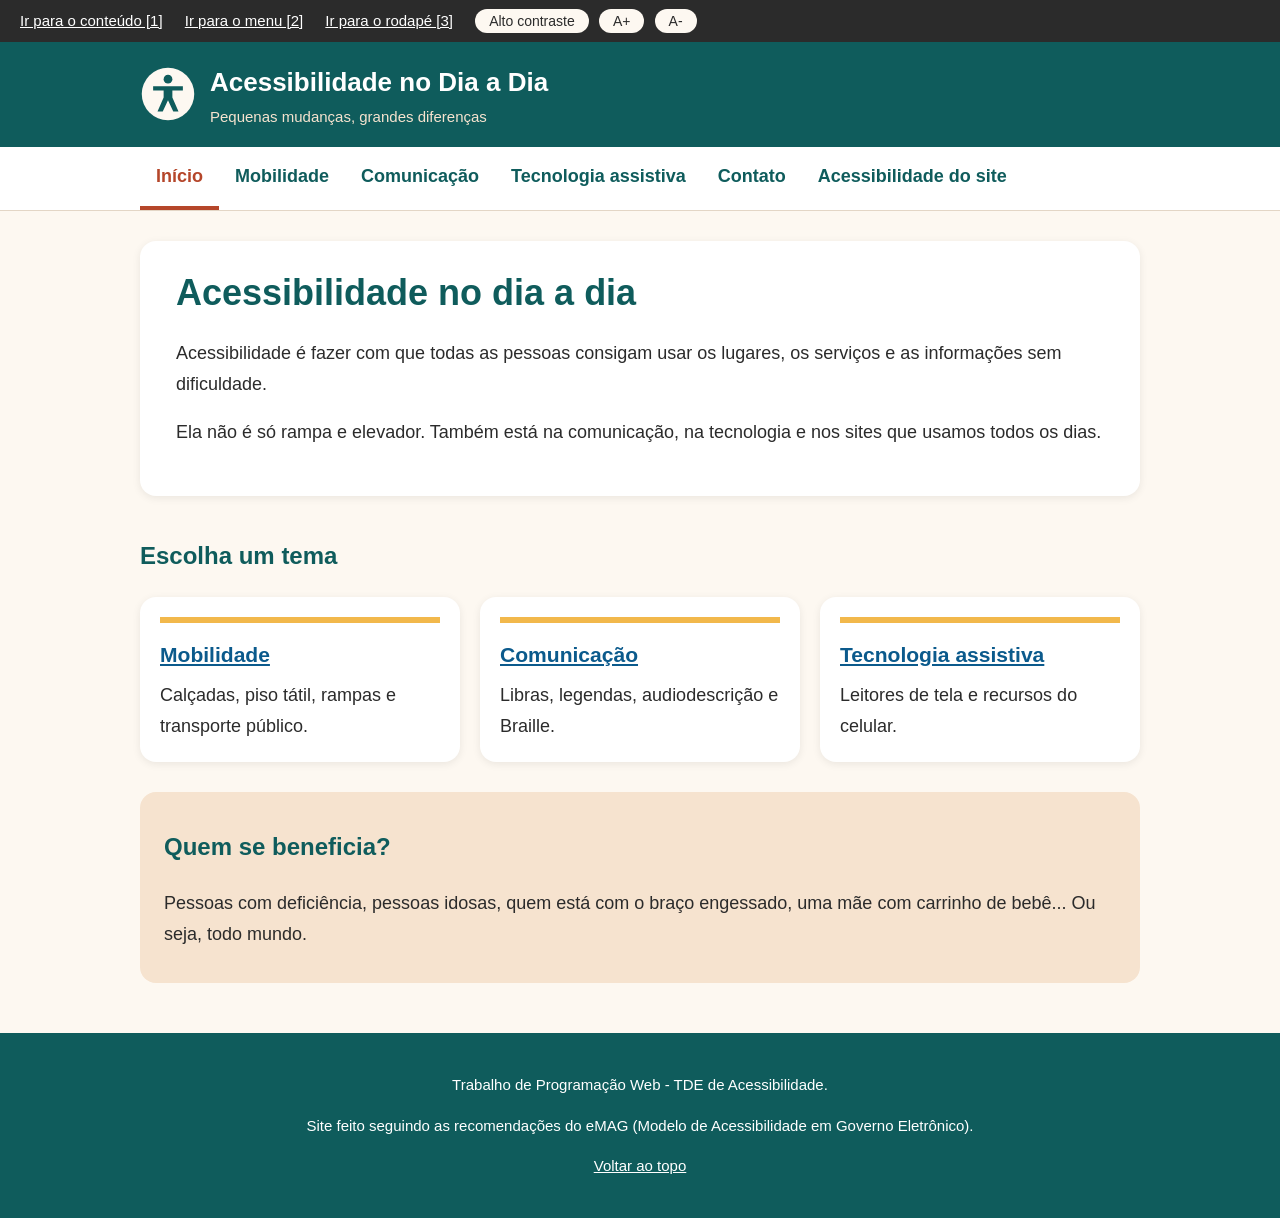
<file: index.html>
<!DOCTYPE html>
<html lang="pt-BR">
<head>
  <meta charset="UTF-8">
  <meta name="viewport" content="width=device-width, initial-scale=1.0">
  <title>Início - Acessibilidade no Dia a Dia</title>
  <link rel="stylesheet" href="style.css">
</head>
<body>

  <!-- Atalhos e recursos de acessibilidade (recomendação do eMAG) -->
  <div id="atalhos">
    <a href="#conteudo" accesskey="1">Ir para o conteúdo [1]</a>
    <a href="#menu" accesskey="2">Ir para o menu [2]</a>
    <a href="#rodape" accesskey="3">Ir para o rodapé [3]</a>
    <button type="button" onclick="mudarContraste()">Alto contraste</button>
    <button type="button" onclick="mudarFonte(1)" aria-label="Aumentar letra">A+</button>
    <button type="button" onclick="mudarFonte(-1)" aria-label="Diminuir letra">A-</button>
  </div>

  <header>
    <div class="logo">
      <img src="logo.svg" alt="">
      <div>
        <p class="nome-site">Acessibilidade no Dia a Dia</p>
        <p class="slogan">Pequenas mudanças, grandes diferenças</p>
      </div>
    </div>
  </header>

  <nav id="menu" aria-label="Menu principal">
    <ul>
      <li><a href="index.html" aria-current="page">Início</a></li>
      <li><a href="mobilidade.html">Mobilidade</a></li>
      <li><a href="comunicacao.html">Comunicação</a></li>
      <li><a href="tecnologia.html">Tecnologia assistiva</a></li>
      <li><a href="contato.html">Contato</a></li>
      <li><a href="acessibilidade.html">Acessibilidade do site</a></li>
    </ul>
  </nav>

  <main id="conteudo">
    <div class="destaque">
      <h1>Acessibilidade no dia a dia</h1>
      <p>Acessibilidade é fazer com que todas as pessoas consigam usar os lugares, os serviços e as informações sem dificuldade.</p>
      <p>Ela não é só rampa e elevador. Também está na comunicação, na tecnologia e nos sites que usamos todos os dias.</p>
    </div>

    <h2>Escolha um tema</h2>
    <ul class="cartoes">
      <li>
        <h3><a href="mobilidade.html">Mobilidade</a></h3>
        <p>Calçadas, piso tátil, rampas e transporte público.</p>
      </li>
      <li>
        <h3><a href="comunicacao.html">Comunicação</a></h3>
        <p>Libras, legendas, audiodescrição e Braille.</p>
      </li>
      <li>
        <h3><a href="tecnologia.html">Tecnologia assistiva</a></h3>
        <p>Leitores de tela e recursos do celular.</p>
      </li>
    </ul>

    <div class="dica">
      <h2>Quem se beneficia?</h2>
      <p>Pessoas com deficiência, pessoas idosas, quem está com o braço engessado, uma mãe com carrinho de bebê... Ou seja, todo mundo.</p>
    </div>
  </main>

  <footer id="rodape">
    <p>Trabalho de Programação Web - TDE de Acessibilidade.</p>
    <p>Site feito seguindo as recomendações do eMAG (Modelo de Acessibilidade em Governo Eletrônico).</p>
    <p><a href="#atalhos">Voltar ao topo</a></p>
  </footer>

  <script src="script.js"></script>
</body>
</html>
</file>
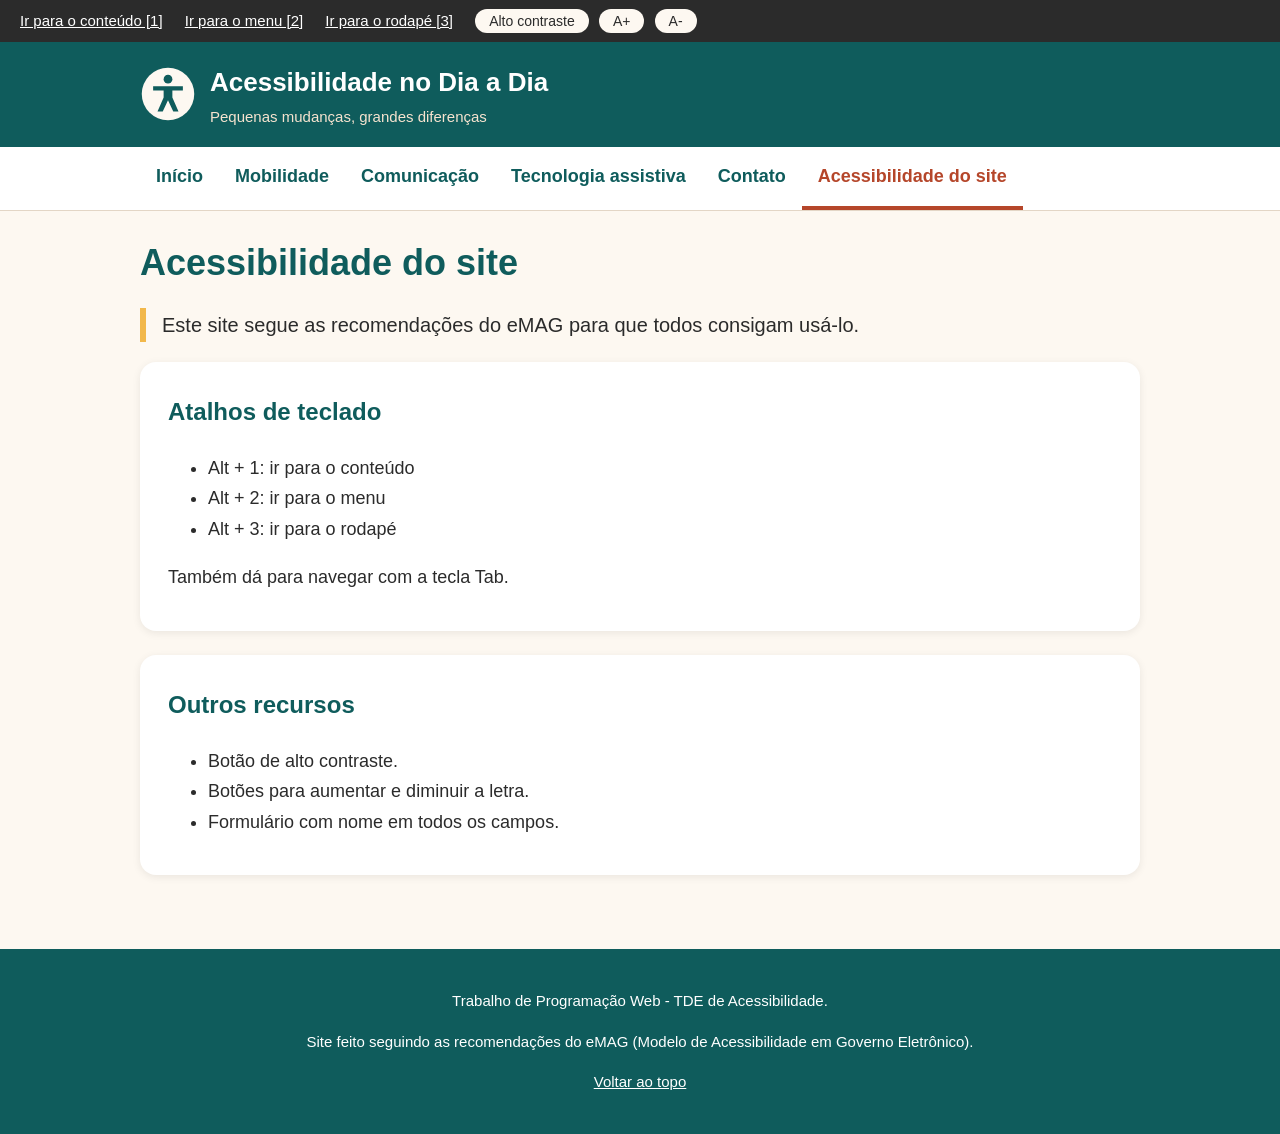
<file: acessibilidade.html>
<!DOCTYPE html>
<html lang="pt-BR">
<head>
  <meta charset="UTF-8">
  <meta name="viewport" content="width=device-width, initial-scale=1.0">
  <title>Acessibilidade do site - Acessibilidade no Dia a Dia</title>
  <link rel="stylesheet" href="style.css">
</head>
<body>

  <!-- Atalhos e recursos de acessibilidade (recomendação do eMAG) -->
  <div id="atalhos">
    <a href="#conteudo" accesskey="1">Ir para o conteúdo [1]</a>
    <a href="#menu" accesskey="2">Ir para o menu [2]</a>
    <a href="#rodape" accesskey="3">Ir para o rodapé [3]</a>
    <button type="button" onclick="mudarContraste()">Alto contraste</button>
    <button type="button" onclick="mudarFonte(1)" aria-label="Aumentar letra">A+</button>
    <button type="button" onclick="mudarFonte(-1)" aria-label="Diminuir letra">A-</button>
  </div>

  <header>
    <div class="logo">
      <img src="logo.svg" alt="">
      <div>
        <p class="nome-site">Acessibilidade no Dia a Dia</p>
        <p class="slogan">Pequenas mudanças, grandes diferenças</p>
      </div>
    </div>
  </header>

  <nav id="menu" aria-label="Menu principal">
    <ul>
      <li><a href="index.html">Início</a></li>
      <li><a href="mobilidade.html">Mobilidade</a></li>
      <li><a href="comunicacao.html">Comunicação</a></li>
      <li><a href="tecnologia.html">Tecnologia assistiva</a></li>
      <li><a href="contato.html">Contato</a></li>
      <li><a href="acessibilidade.html" aria-current="page">Acessibilidade do site</a></li>
    </ul>
  </nav>

  <main id="conteudo">
    <h1>Acessibilidade do site</h1>
    <p class="introducao">Este site segue as recomendações do eMAG para que todos consigam usá-lo.</p>

    <div class="caixa">
      <h2>Atalhos de teclado</h2>
      <ul>
        <li>Alt + 1: ir para o conteúdo</li>
        <li>Alt + 2: ir para o menu</li>
        <li>Alt + 3: ir para o rodapé</li>
      </ul>
      <p>Também dá para navegar com a tecla Tab.</p>
    </div>

    <div class="caixa">
      <h2>Outros recursos</h2>
      <ul>
        <li>Botão de alto contraste.</li>
        <li>Botões para aumentar e diminuir a letra.</li>
        <li>Formulário com nome em todos os campos.</li>
      </ul>
    </div>
  </main>

  <footer id="rodape">
    <p>Trabalho de Programação Web - TDE de Acessibilidade.</p>
    <p>Site feito seguindo as recomendações do eMAG (Modelo de Acessibilidade em Governo Eletrônico).</p>
    <p><a href="#atalhos">Voltar ao topo</a></p>
  </footer>

  <script src="script.js"></script>
</body>
</html>
</file>
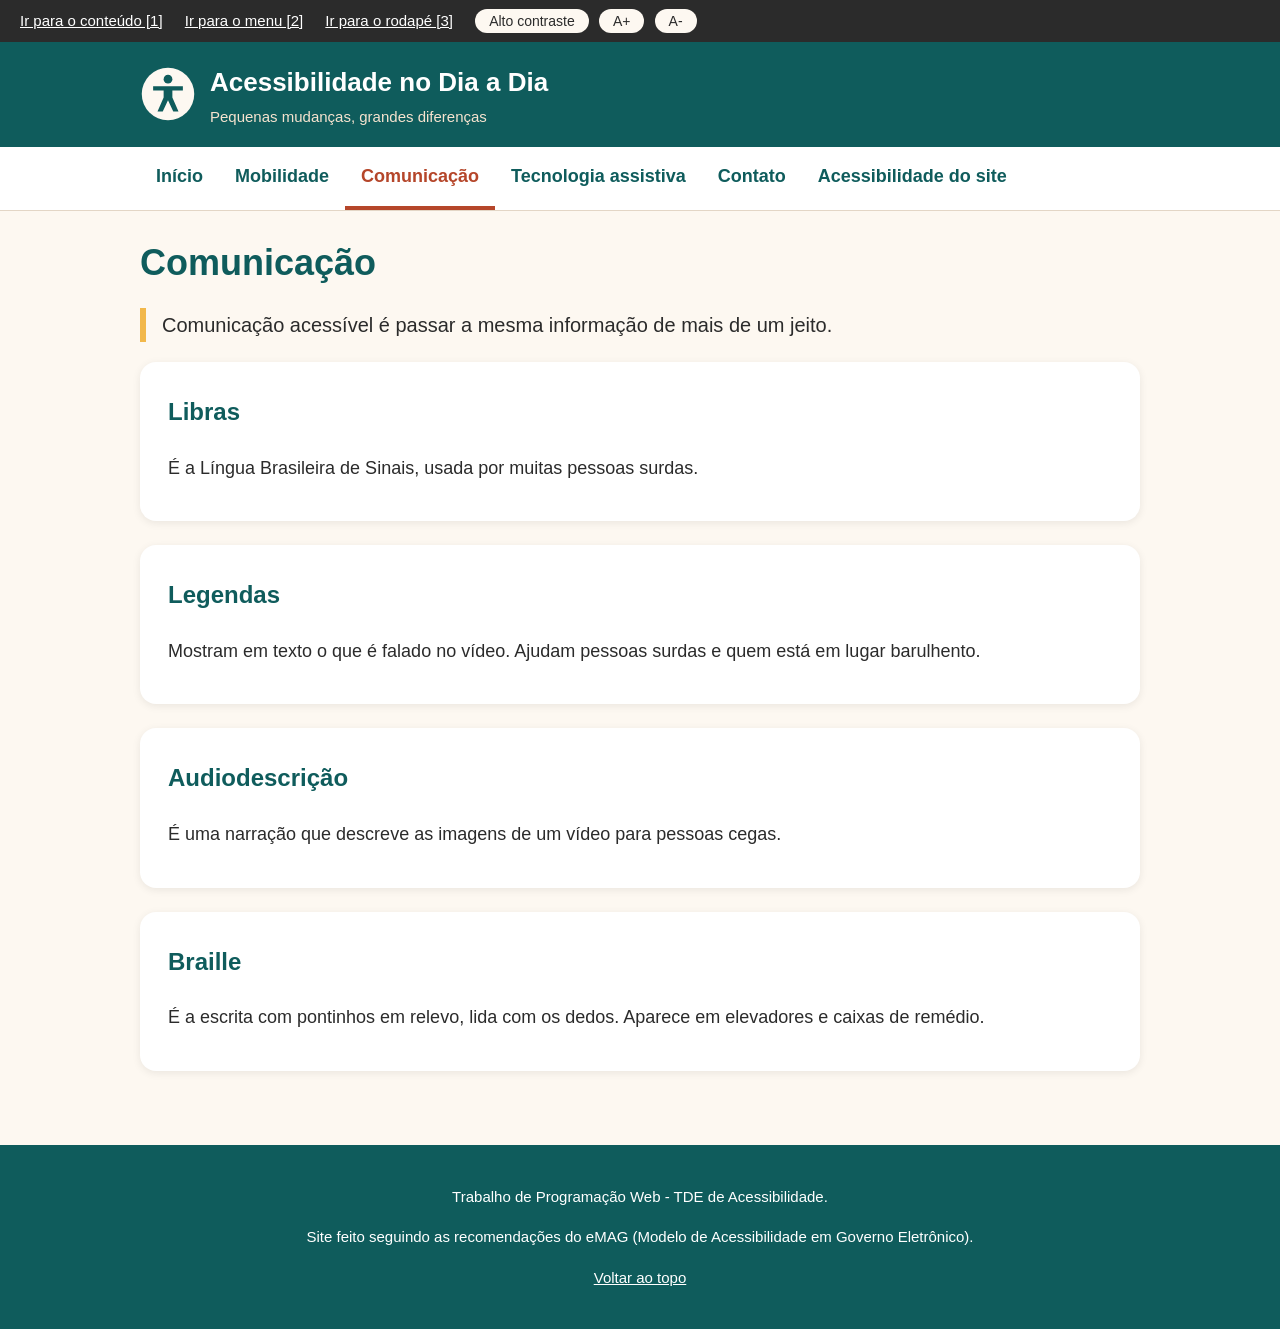
<file: comunicacao.html>
<!DOCTYPE html>
<html lang="pt-BR">
<head>
  <meta charset="UTF-8">
  <meta name="viewport" content="width=device-width, initial-scale=1.0">
  <title>Comunicação - Acessibilidade no Dia a Dia</title>
  <link rel="stylesheet" href="style.css">
</head>
<body>

  <!-- Atalhos e recursos de acessibilidade (recomendação do eMAG) -->
  <div id="atalhos">
    <a href="#conteudo" accesskey="1">Ir para o conteúdo [1]</a>
    <a href="#menu" accesskey="2">Ir para o menu [2]</a>
    <a href="#rodape" accesskey="3">Ir para o rodapé [3]</a>
    <button type="button" onclick="mudarContraste()">Alto contraste</button>
    <button type="button" onclick="mudarFonte(1)" aria-label="Aumentar letra">A+</button>
    <button type="button" onclick="mudarFonte(-1)" aria-label="Diminuir letra">A-</button>
  </div>

  <header>
    <div class="logo">
      <img src="logo.svg" alt="">
      <div>
        <p class="nome-site">Acessibilidade no Dia a Dia</p>
        <p class="slogan">Pequenas mudanças, grandes diferenças</p>
      </div>
    </div>
  </header>

  <nav id="menu" aria-label="Menu principal">
    <ul>
      <li><a href="index.html">Início</a></li>
      <li><a href="mobilidade.html">Mobilidade</a></li>
      <li><a href="comunicacao.html" aria-current="page">Comunicação</a></li>
      <li><a href="tecnologia.html">Tecnologia assistiva</a></li>
      <li><a href="contato.html">Contato</a></li>
      <li><a href="acessibilidade.html">Acessibilidade do site</a></li>
    </ul>
  </nav>

  <main id="conteudo">
    <h1>Comunicação</h1>
    <p class="introducao">Comunicação acessível é passar a mesma informação de mais de um jeito.</p>


    <div class="caixa">
      <h2>Libras</h2>
      <p>É a Língua Brasileira de Sinais, usada por muitas pessoas surdas.</p>
    </div>

    <div class="caixa">
      <h2>Legendas</h2>
      <p>Mostram em texto o que é falado no vídeo. Ajudam pessoas surdas e quem está em lugar barulhento.</p>
    </div>

    <div class="caixa">
      <h2>Audiodescrição</h2>
      <p>É uma narração que descreve as imagens de um vídeo para pessoas cegas.</p>
    </div>

    <div class="caixa">
      <h2>Braille</h2>
      <p>É a escrita com pontinhos em relevo, lida com os dedos. Aparece em elevadores e caixas de remédio.</p>
    </div>
  </main>

  <footer id="rodape">
    <p>Trabalho de Programação Web - TDE de Acessibilidade.</p>
    <p>Site feito seguindo as recomendações do eMAG (Modelo de Acessibilidade em Governo Eletrônico).</p>
    <p><a href="#atalhos">Voltar ao topo</a></p>
  </footer>

  <script src="script.js"></script>
</body>
</html>
</file>
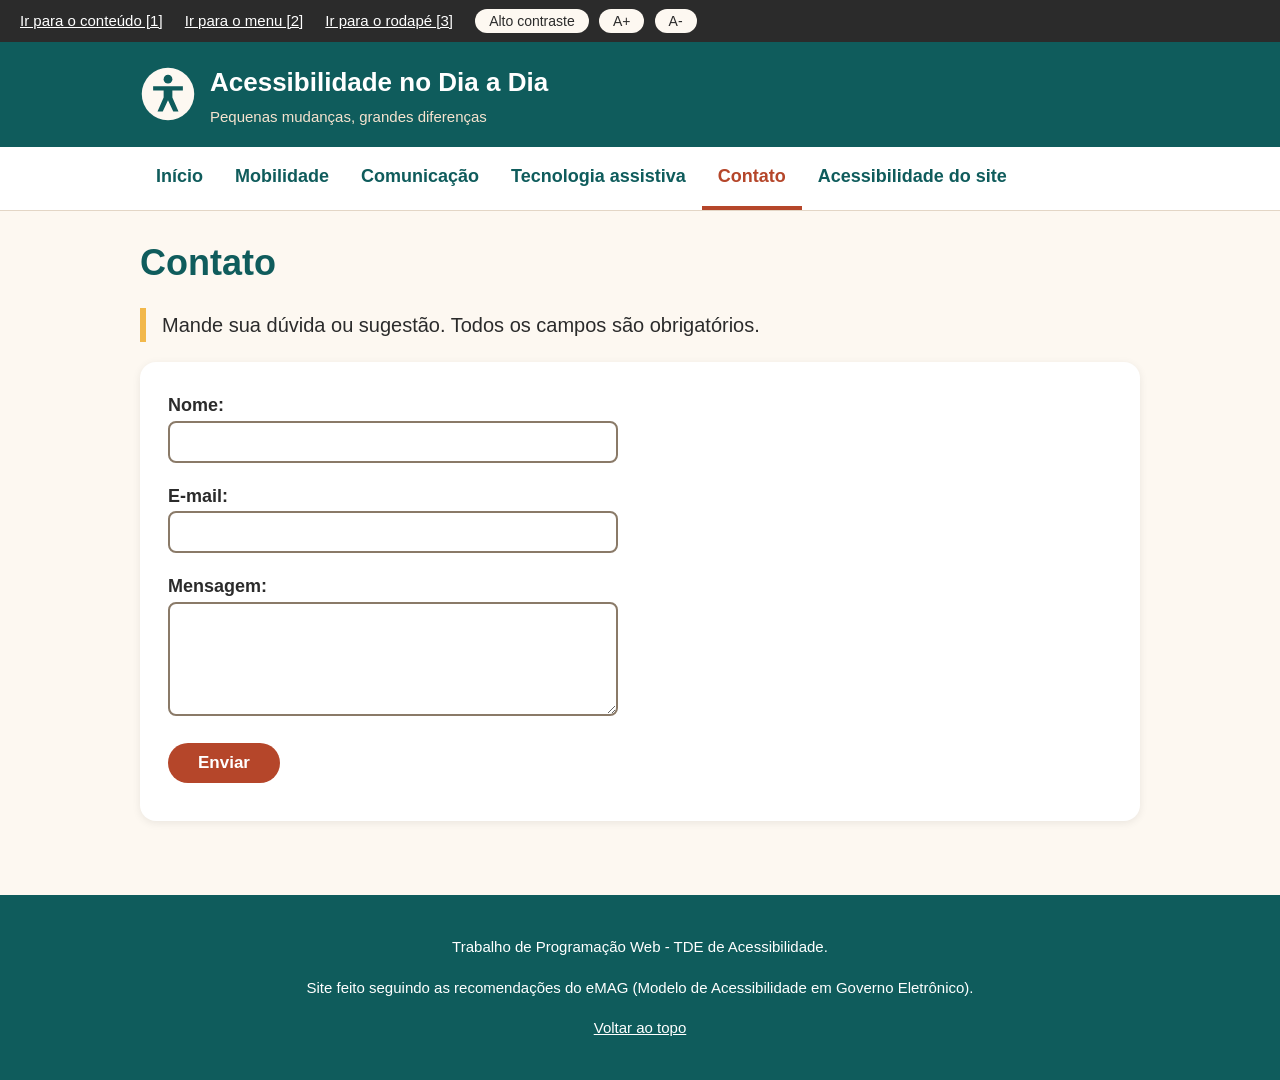
<file: contato.html>
<!DOCTYPE html>
<html lang="pt-BR">
<head>
  <meta charset="UTF-8">
  <meta name="viewport" content="width=device-width, initial-scale=1.0">
  <title>Contato - Acessibilidade no Dia a Dia</title>
  <link rel="stylesheet" href="style.css">
</head>
<body>

  <!-- Atalhos e recursos de acessibilidade (recomendação do eMAG) -->
  <div id="atalhos">
    <a href="#conteudo" accesskey="1">Ir para o conteúdo [1]</a>
    <a href="#menu" accesskey="2">Ir para o menu [2]</a>
    <a href="#rodape" accesskey="3">Ir para o rodapé [3]</a>
    <button type="button" onclick="mudarContraste()">Alto contraste</button>
    <button type="button" onclick="mudarFonte(1)" aria-label="Aumentar letra">A+</button>
    <button type="button" onclick="mudarFonte(-1)" aria-label="Diminuir letra">A-</button>
  </div>

  <header>
    <div class="logo">
      <img src="logo.svg" alt="">
      <div>
        <p class="nome-site">Acessibilidade no Dia a Dia</p>
        <p class="slogan">Pequenas mudanças, grandes diferenças</p>
      </div>
    </div>
  </header>

  <nav id="menu" aria-label="Menu principal">
    <ul>
      <li><a href="index.html">Início</a></li>
      <li><a href="mobilidade.html">Mobilidade</a></li>
      <li><a href="comunicacao.html">Comunicação</a></li>
      <li><a href="tecnologia.html">Tecnologia assistiva</a></li>
      <li><a href="contato.html" aria-current="page">Contato</a></li>
      <li><a href="acessibilidade.html">Acessibilidade do site</a></li>
    </ul>
  </nav>

  <main id="conteudo">
    <h1>Contato</h1>
    <p class="introducao">Mande sua dúvida ou sugestão. Todos os campos são obrigatórios.</p>

    <div class="caixa">
      <div id="mensagem-form" role="alert"></div>

      <form id="formulario" onsubmit="return validarFormulario()">
        <p>
          <label for="nome">Nome:</label><br>
          <input type="text" id="nome" name="nome">
        </p>
        <p>
          <label for="email">E-mail:</label><br>
          <input type="email" id="email" name="email">
        </p>
        <p>
          <label for="texto">Mensagem:</label><br>
          <textarea id="texto" name="texto" rows="5"></textarea>
        </p>
        <p>
          <button type="submit">Enviar</button>
        </p>
      </form>
    </div>
  </main>

  <footer id="rodape">
    <p>Trabalho de Programação Web - TDE de Acessibilidade.</p>
    <p>Site feito seguindo as recomendações do eMAG (Modelo de Acessibilidade em Governo Eletrônico).</p>
    <p><a href="#atalhos">Voltar ao topo</a></p>
  </footer>

  <script src="script.js"></script>
</body>
</html>
</file>
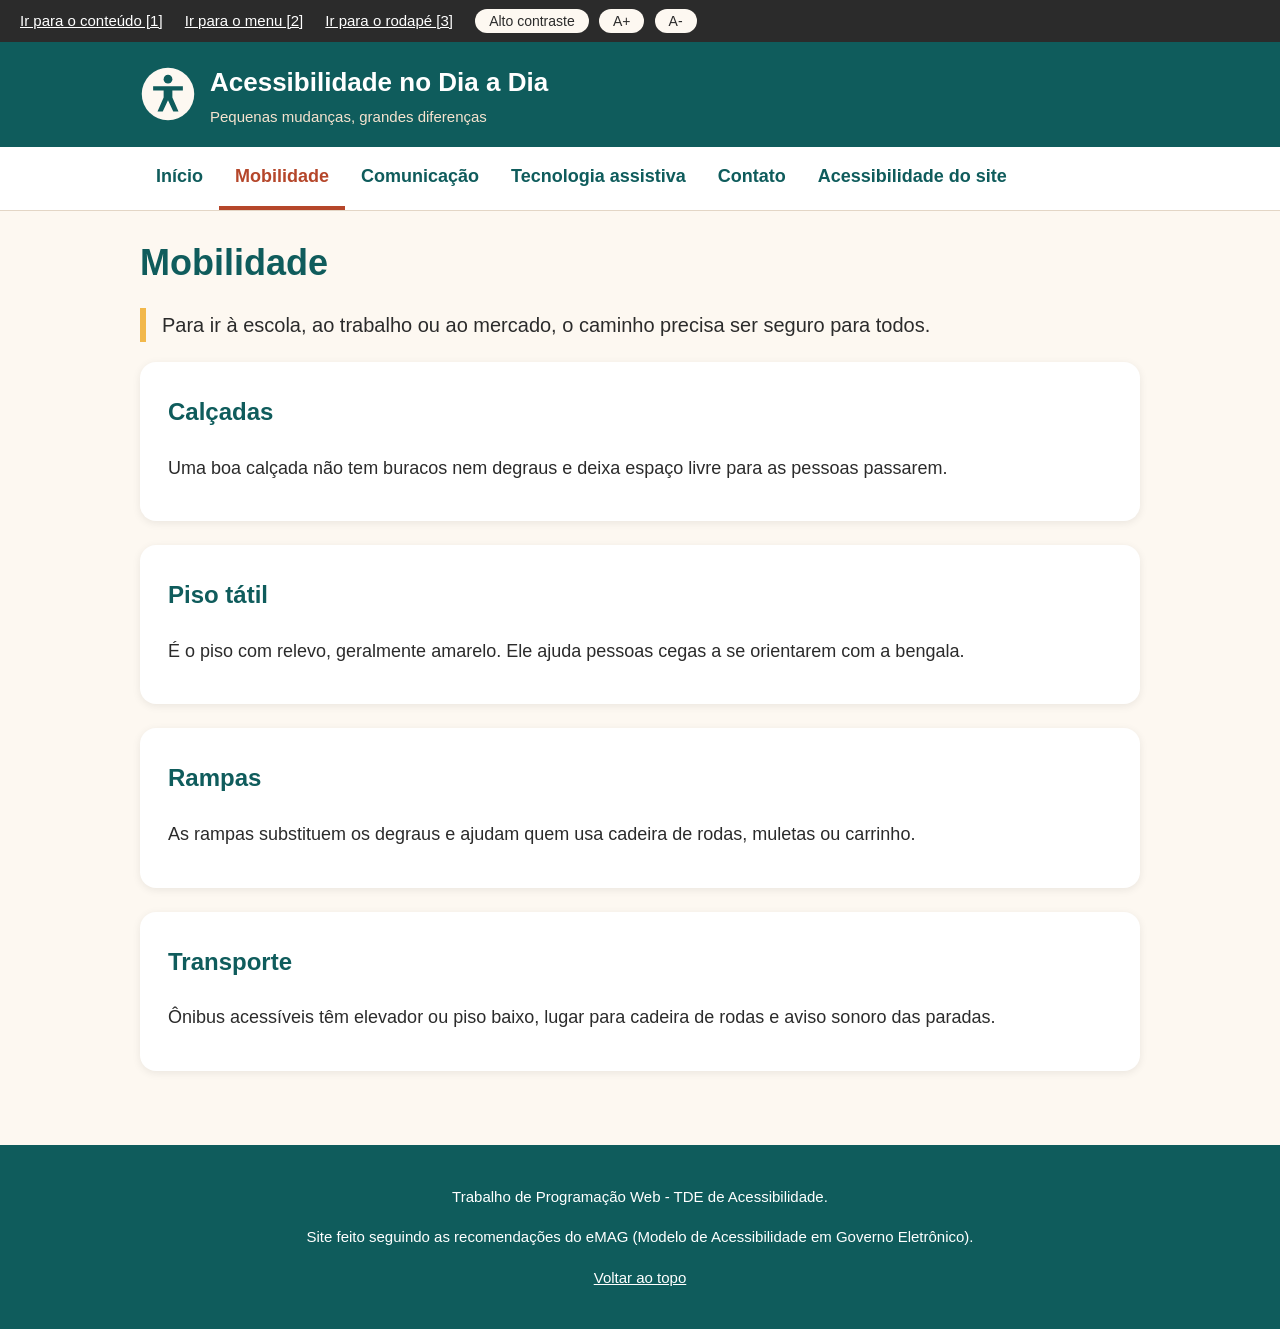
<file: mobilidade.html>
<!DOCTYPE html>
<html lang="pt-BR">
<head>
  <meta charset="UTF-8">
  <meta name="viewport" content="width=device-width, initial-scale=1.0">
  <title>Mobilidade - Acessibilidade no Dia a Dia</title>
  <link rel="stylesheet" href="style.css">
</head>
<body>

  <!-- Atalhos e recursos de acessibilidade (recomendação do eMAG) -->
  <div id="atalhos">
    <a href="#conteudo" accesskey="1">Ir para o conteúdo [1]</a>
    <a href="#menu" accesskey="2">Ir para o menu [2]</a>
    <a href="#rodape" accesskey="3">Ir para o rodapé [3]</a>
    <button type="button" onclick="mudarContraste()">Alto contraste</button>
    <button type="button" onclick="mudarFonte(1)" aria-label="Aumentar letra">A+</button>
    <button type="button" onclick="mudarFonte(-1)" aria-label="Diminuir letra">A-</button>
  </div>

  <header>
    <div class="logo">
      <img src="logo.svg" alt="">
      <div>
        <p class="nome-site">Acessibilidade no Dia a Dia</p>
        <p class="slogan">Pequenas mudanças, grandes diferenças</p>
      </div>
    </div>
  </header>

  <nav id="menu" aria-label="Menu principal">
    <ul>
      <li><a href="index.html">Início</a></li>
      <li><a href="mobilidade.html" aria-current="page">Mobilidade</a></li>
      <li><a href="comunicacao.html">Comunicação</a></li>
      <li><a href="tecnologia.html">Tecnologia assistiva</a></li>
      <li><a href="contato.html">Contato</a></li>
      <li><a href="acessibilidade.html">Acessibilidade do site</a></li>
    </ul>
  </nav>

  <main id="conteudo">
    <h1>Mobilidade</h1>
    <p class="introducao">Para ir à escola, ao trabalho ou ao mercado, o caminho precisa ser seguro para todos.</p>


    <div class="caixa">
      <h2>Calçadas</h2>
      <p>Uma boa calçada não tem buracos nem degraus e deixa espaço livre para as pessoas passarem.</p>
    </div>

    <div class="caixa">
      <h2>Piso tátil</h2>
      <p>É o piso com relevo, geralmente amarelo. Ele ajuda pessoas cegas a se orientarem com a bengala.</p>
    </div>

    <div class="caixa">
      <h2>Rampas</h2>
      <p>As rampas substituem os degraus e ajudam quem usa cadeira de rodas, muletas ou carrinho.</p>
    </div>

    <div class="caixa">
      <h2>Transporte</h2>
      <p>Ônibus acessíveis têm elevador ou piso baixo, lugar para cadeira de rodas e aviso sonoro das paradas.</p>
    </div>
  </main>

  <footer id="rodape">
    <p>Trabalho de Programação Web - TDE de Acessibilidade.</p>
    <p>Site feito seguindo as recomendações do eMAG (Modelo de Acessibilidade em Governo Eletrônico).</p>
    <p><a href="#atalhos">Voltar ao topo</a></p>
  </footer>

  <script src="script.js"></script>
</body>
</html>
</file>
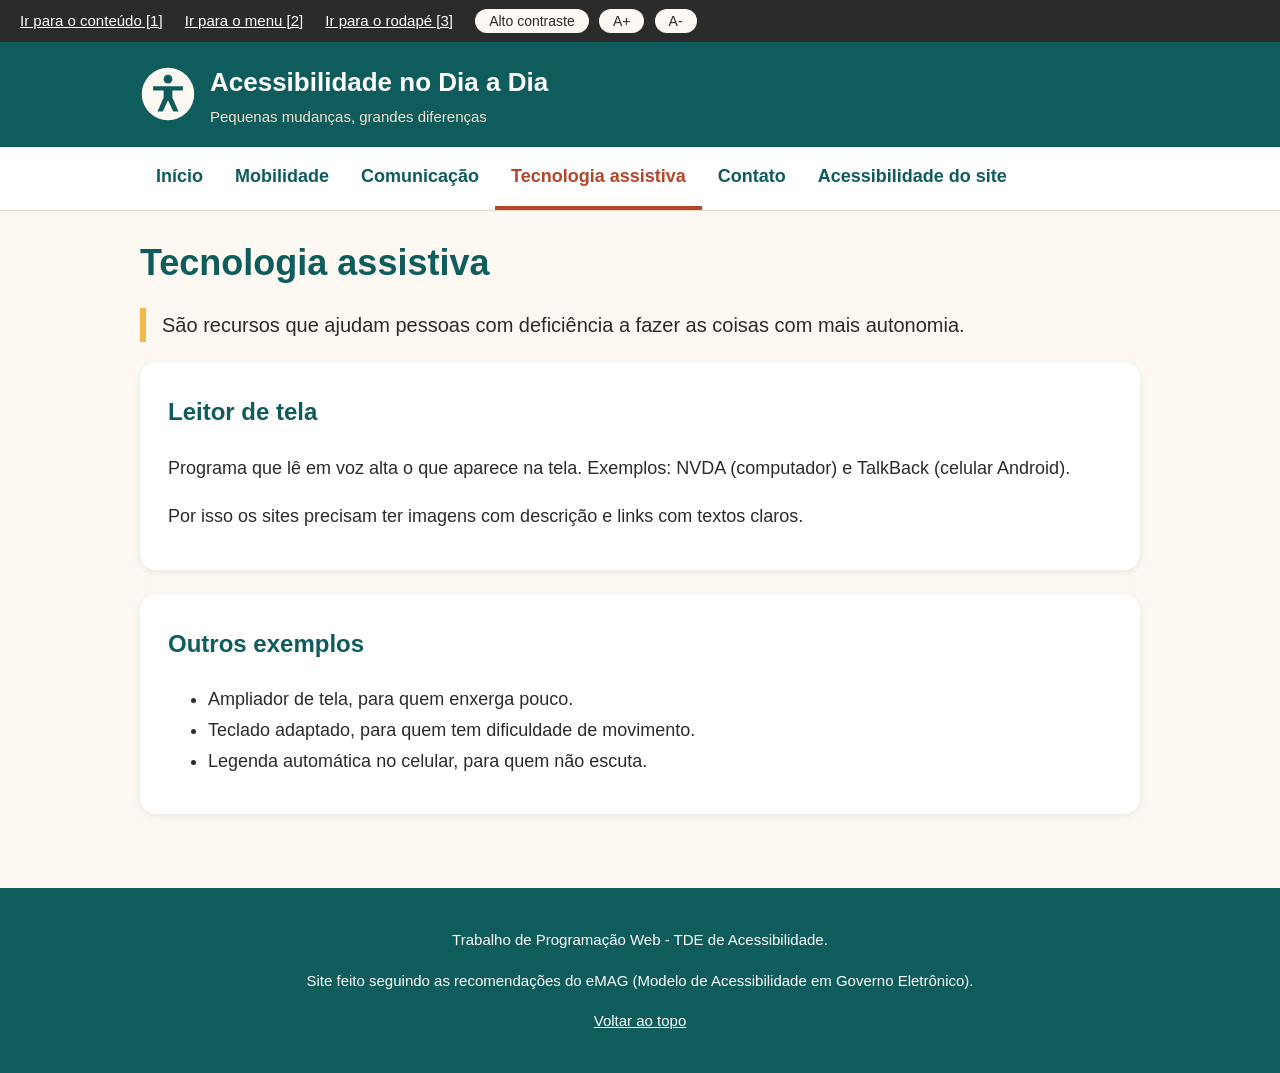
<file: tecnologia.html>
<!DOCTYPE html>
<html lang="pt-BR">
<head>
  <meta charset="UTF-8">
  <meta name="viewport" content="width=device-width, initial-scale=1.0">
  <title>Tecnologia assistiva - Acessibilidade no Dia a Dia</title>
  <link rel="stylesheet" href="style.css">
</head>
<body>

  <!-- Atalhos e recursos de acessibilidade (recomendação do eMAG) -->
  <div id="atalhos">
    <a href="#conteudo" accesskey="1">Ir para o conteúdo [1]</a>
    <a href="#menu" accesskey="2">Ir para o menu [2]</a>
    <a href="#rodape" accesskey="3">Ir para o rodapé [3]</a>
    <button type="button" onclick="mudarContraste()">Alto contraste</button>
    <button type="button" onclick="mudarFonte(1)" aria-label="Aumentar letra">A+</button>
    <button type="button" onclick="mudarFonte(-1)" aria-label="Diminuir letra">A-</button>
  </div>

  <header>
    <div class="logo">
      <img src="logo.svg" alt="">
      <div>
        <p class="nome-site">Acessibilidade no Dia a Dia</p>
        <p class="slogan">Pequenas mudanças, grandes diferenças</p>
      </div>
    </div>
  </header>

  <nav id="menu" aria-label="Menu principal">
    <ul>
      <li><a href="index.html">Início</a></li>
      <li><a href="mobilidade.html">Mobilidade</a></li>
      <li><a href="comunicacao.html">Comunicação</a></li>
      <li><a href="tecnologia.html" aria-current="page">Tecnologia assistiva</a></li>
      <li><a href="contato.html">Contato</a></li>
      <li><a href="acessibilidade.html">Acessibilidade do site</a></li>
    </ul>
  </nav>

  <main id="conteudo">
    <h1>Tecnologia assistiva</h1>
    <p class="introducao">São recursos que ajudam pessoas com deficiência a fazer as coisas com mais autonomia.</p>


    <div class="caixa">
      <h2>Leitor de tela</h2>
      <p>Programa que lê em voz alta o que aparece na tela. Exemplos: NVDA (computador) e TalkBack (celular Android).</p>
      <p>Por isso os sites precisam ter imagens com descrição e links com textos claros.</p>
    </div>

    <div class="caixa">
      <h2>Outros exemplos</h2>
      <ul>
        <li>Ampliador de tela, para quem enxerga pouco.</li>
        <li>Teclado adaptado, para quem tem dificuldade de movimento.</li>
        <li>Legenda automática no celular, para quem não escuta.</li>
      </ul>
    </div>
  </main>

  <footer id="rodape">
    <p>Trabalho de Programação Web - TDE de Acessibilidade.</p>
    <p>Site feito seguindo as recomendações do eMAG (Modelo de Acessibilidade em Governo Eletrônico).</p>
    <p><a href="#atalhos">Voltar ao topo</a></p>
  </footer>

  <script src="script.js"></script>
</body>
</html>
</file>
<file: style.css>
/* Estilo do site Acessibilidade no Dia a Dia */

body {
  font-family: Verdana, Arial, sans-serif;
  font-size: 18px;
  line-height: 1.7;
  color: #2b2b2b;
  background-color: #fdf8f1;
  margin: 0;
}

/* ----- Barra de atalhos ----- */
#atalhos {
  background-color: #2b2b2b;
  padding: 8px 20px;
  font-size: 15px;
}

#atalhos a {
  color: #ffffff;
  margin-right: 18px;
}

#atalhos button {
  background-color: #fdf8f1;
  color: #2b2b2b;
  border: none;
  border-radius: 20px;
  padding: 4px 14px;
  margin-right: 6px;
  font-size: 14px;
  cursor: pointer;
}

/* ----- Cabeçalho ----- */
header {
  background-color: #0f5c5c;
  padding: 18px 20px;
}

.logo {
  display: flex;
  align-items: center;
  gap: 14px;
  max-width: 1000px;
  margin: 0 auto;
}

.logo img {
  width: 56px;
  height: 56px;
}

.nome-site {
  color: #ffffff;
  font-size: 26px;
  font-weight: bold;
  margin: 0;
}

.slogan {
  color: #f6e3cf;
  font-size: 15px;
  margin: 0;
}

/* ----- Menu ----- */
nav {
  background-color: #ffffff;
  border-bottom: 1px solid #e3d6c6;
}

nav ul {
  list-style: none;
  margin: 0 auto;
  padding: 0 10px;
  max-width: 1000px;
  display: flex;
  flex-wrap: wrap;
}

nav a {
  display: block;
  padding: 14px 16px;
  color: #0f5c5c;
  font-weight: bold;
  text-decoration: none;
  border-bottom: 4px solid transparent;
}

nav a:hover {
  border-bottom-color: #f2b84b;
}

/* Página atual: borda grossa embaixo (não depende só da cor) */
nav a[aria-current="page"] {
  color: #b5462a;
  border-bottom-color: #b5462a;
}

/* ----- Conteúdo ----- */
main {
  max-width: 1000px;
  margin: 0 auto;
  padding: 30px 20px 50px;
}

h1 {
  color: #0f5c5c;
  font-size: 36px;
  line-height: 1.2;
  margin-top: 0;
}

h2 {
  color: #0f5c5c;
  font-size: 24px;
}

a {
  color: #0b5a8c;
}

/* Foco bem visível para quem usa teclado */
a:focus, button:focus, input:focus, textarea:focus {
  outline: 3px solid #f2b84b;
  outline-offset: 3px;
}


/* Introdução no topo das páginas internas */
.introducao {
  font-size: 20px;
  border-left: 6px solid #f2b84b;
  padding-left: 16px;
}

/* Caixa branca usada nas seções */
.caixa {
  background-color: #ffffff;
  border-radius: 16px;
  padding: 10px 28px 20px;
  margin-bottom: 24px;
  box-shadow: 0 2px 8px rgba(0, 0, 0, 0.08);
}

/* ----- Página inicial ----- */
.destaque {
  background-color: #ffffff;
  border-radius: 16px;
  padding: 30px 36px;
  margin-bottom: 40px;
  box-shadow: 0 2px 8px rgba(0, 0, 0, 0.08);
}



.cartoes {
  display: flex;
  gap: 20px;
  flex-wrap: wrap;
  list-style: none;
  padding: 0;
}

.cartoes li {
  flex: 1;
  min-width: 250px;
  background-color: #ffffff;
  border-radius: 16px;
  overflow: hidden;
  box-shadow: 0 2px 8px rgba(0, 0, 0, 0.08);
}


.cartoes h3 {
  margin: 20px 20px 0;
  border-top: 6px solid #f2b84b;
  padding-top: 14px;
  color: #b5462a;
}

.cartoes p {
  margin: 8px 20px 20px;
}

.dica {
  background-color: #f6e3cf;
  border-radius: 16px;
  padding: 16px 24px;
  margin-top: 30px;
}

/* ----- Formulário ----- */
label {
  font-weight: bold;
}

input, textarea {
  font-size: 16px;
  font-family: inherit;
  padding: 10px;
  width: 100%;
  max-width: 450px;
  border: 2px solid #8a7a68;
  border-radius: 8px;
  box-sizing: border-box;
}

form button {
  background-color: #b5462a;
  color: #ffffff;
  font-size: 17px;
  font-weight: bold;
  padding: 10px 30px;
  border: none;
  border-radius: 25px;
  cursor: pointer;
}

form button:hover {
  background-color: #8f3520;
}

#mensagem-form {
  font-weight: bold;
}

.erro {
  color: #b00000;
}

.sucesso {
  color: #1d6b2f;
}

/* ----- Rodapé ----- */
footer {
  background-color: #0f5c5c;
  color: #ffffff;
  padding: 24px 20px;
  text-align: center;
  font-size: 15px;
}

footer a {
  color: #ffffff;
}

/* ----- Alto contraste: fundo preto, letras brancas e links amarelos ----- */
body.contraste,
body.contraste header,
body.contraste nav,
body.contraste footer,
body.contraste #atalhos,
body.contraste .caixa,
body.contraste .cartoes li,
body.contraste .dica,
body.contraste .destaque {
  background-color: #000000;
  color: #ffffff;
  box-shadow: none;
}

body.contraste .caixa,
body.contraste .cartoes li,
body.contraste .dica,
body.contraste .destaque {
  border: 2px solid #ffffff;
}

body.contraste a,
body.contraste h1,
body.contraste h2,
body.contraste h3,
body.contraste nav a,
body.contraste .nome-site,
body.contraste .slogan,
body.contraste #atalhos a {
  color: #ffff00;
}

body.contraste nav a[aria-current="page"] {
  border-bottom-color: #ffff00;
}

body.contraste #atalhos button,
body.contraste form button {
  background-color: #ffff00;
  color: #000000;
}

body.contraste input,
body.contraste textarea {
  background-color: #000000;
  color: #ffffff;
  border-color: #ffffff;
}

body.contraste .erro {
  color: #ff8080;
}

body.contraste .sucesso {
  color: #80ff80;
}


.logo img {
  border-radius: 50%;
}
</file>
